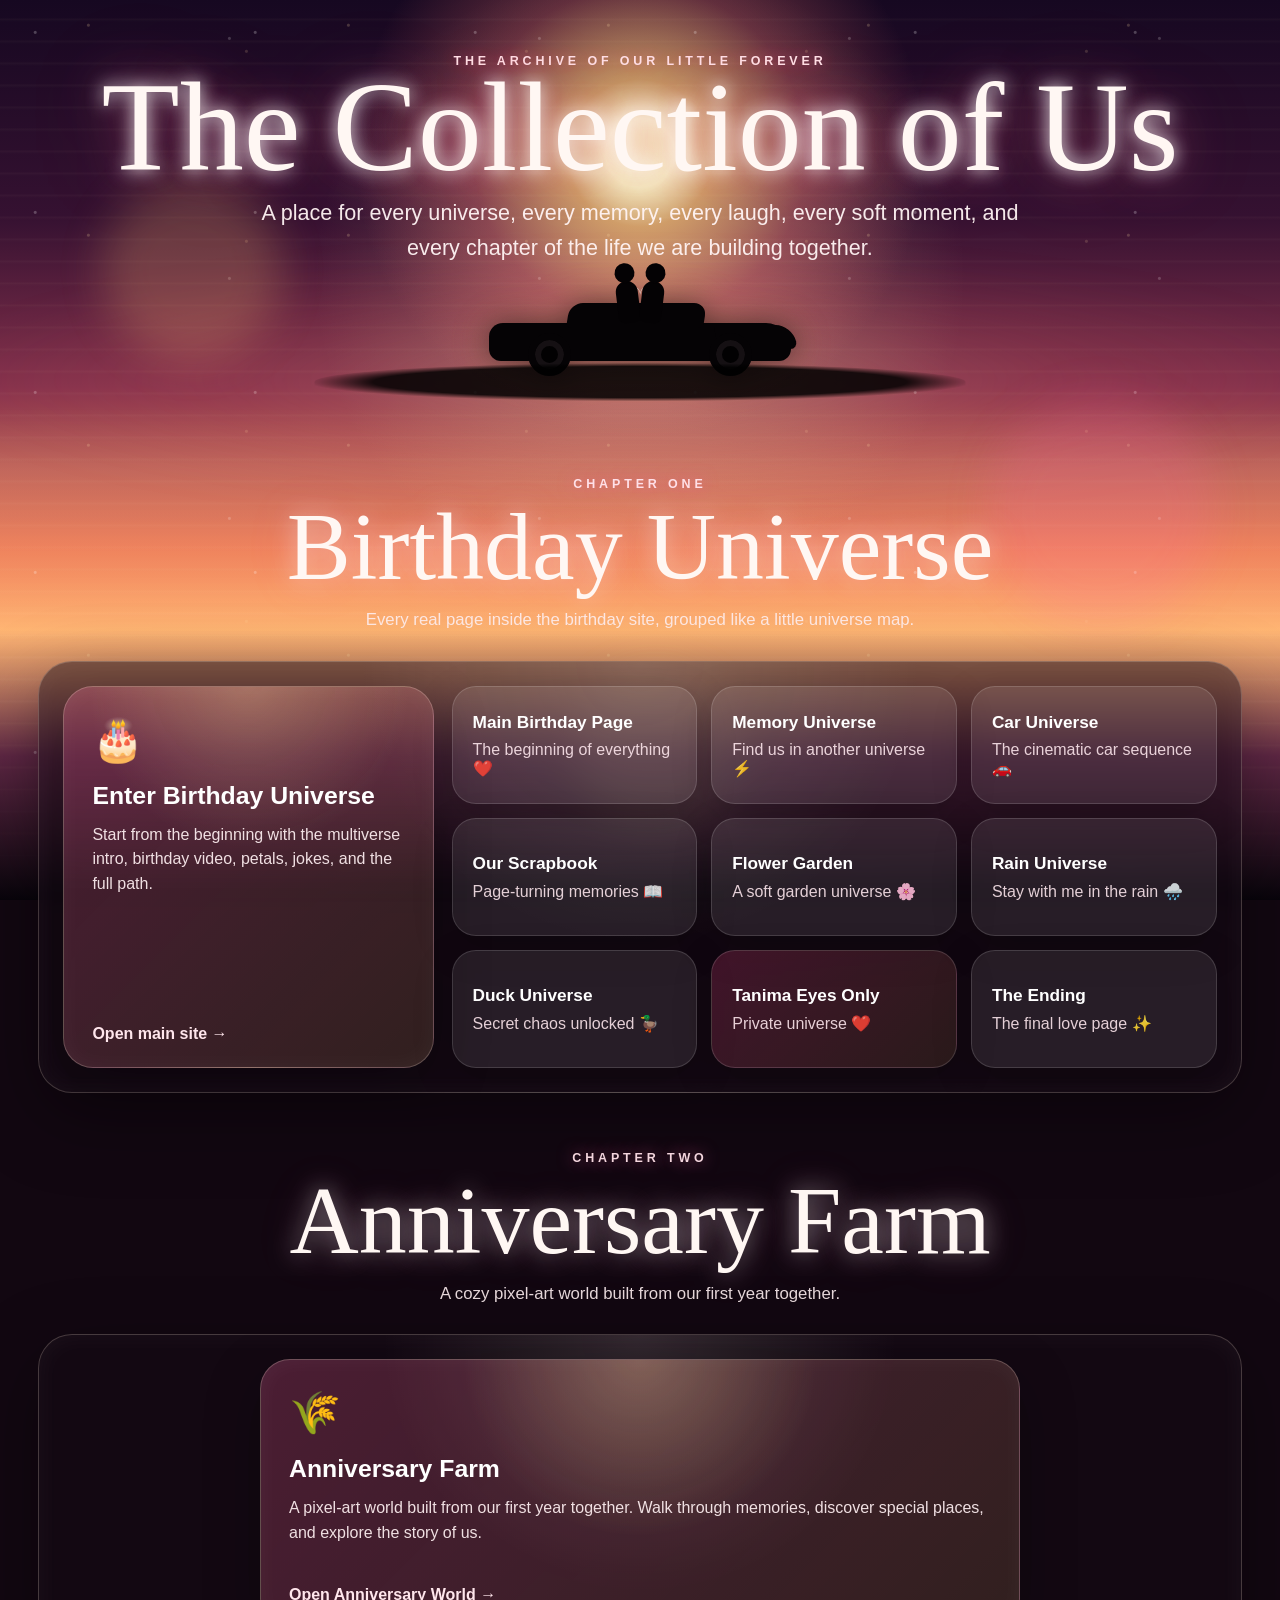
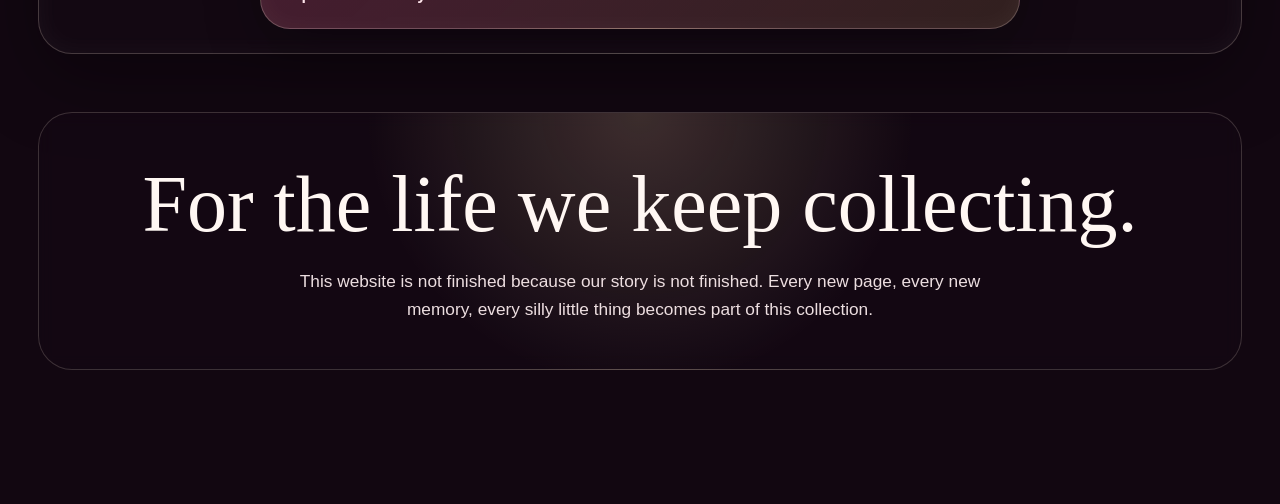
<file: index.html>
<!DOCTYPE html>
<html lang="en">
<head>
  <meta charset="UTF-8" />
  <meta name="viewport" content="width=device-width, initial-scale=1.0" />
  <title>The Collection of Us ❤️</title>
  <link rel="stylesheet" href="style.css" />
  <link rel="icon" href="favicon.ico" type="image/x-icon">
  <link rel="icon" type="image/png" sizes="32x32" href="favicon-32.png">
  <link rel="apple-touch-icon" sizes="180x180" href="favicon-180.png">
</head>
<body>
  <div class="sunset-sky" aria-hidden="true"></div>
  <div class="floating-light light-one" aria-hidden="true"></div>
  <div class="floating-light light-two" aria-hidden="true"></div>
  <div class="floating-light light-three" aria-hidden="true"></div>

  <main class="collection-page">
    <section class="hero">
      <p class="kicker">The archive of our little forever</p>
      <h1>The Collection of Us</h1>
      <p class="hero-text">
        A place for every universe, every memory, every laugh, every soft moment,
        and every chapter of the life we are building together.
      </p>

      <div class="compact-jeep-scene" aria-hidden="true">
        <div class="jeep-heart">♡</div>
        <div class="mini-couple">
          <span class="mini-person left"></span>
          <span class="mini-person right"></span>
        </div>
        <div class="mini-jeep">
          <span class="mini-body"></span>
          <span class="mini-top"></span>
          <span class="mini-hood"></span>
          <span class="mini-wheel w1"></span>
          <span class="mini-wheel w2"></span>
        </div>
        <div class="mini-hill"></div>
      </div>
</section>

    <section id="collection" class="collection-section">
      <div class="section-heading">
        <p>chapter one</p>
        <h2>Birthday Universe</h2>
        <span>Every real page inside the birthday site, grouped like a little universe map.</span>
      </div>

      <div class="section-card birthday-world">
        <a class="feature-card" href="https://ashtonfarmer.github.io/AmarMishti/">
          <span class="icon">🎂</span>
          <h3>Enter Birthday Universe</h3>
          <p>Start from the beginning with the multiverse intro, birthday video, petals, jokes, and the full path.</p>
          <b>Open main site →</b>
        </a>

        <div class="sub-grid">
          <a href="https://ashtonfarmer.github.io/AmarMishti/" class="sub-card">
            <strong>Main Birthday Page</strong>
            <span>The beginning of everything ❤️</span>
          </a>

          <a href="https://ashtonfarmer.github.io/AmarMishti/memory.html" class="sub-card">
            <strong>Memory Universe</strong>
            <span>Find us in another universe ⚡</span>
          </a>

          <a href="https://ashtonfarmer.github.io/AmarMishti/car-sequence.html" class="sub-card">
            <strong>Car Universe</strong>
            <span>The cinematic car sequence 🚗</span>
          </a>

          <a href="https://ashtonfarmer.github.io/AmarMishti/scrapbook.html" class="sub-card">
            <strong>Our Scrapbook</strong>
            <span>Page-turning memories 📖</span>
          </a>

          <a href="https://ashtonfarmer.github.io/AmarMishti/flower-garden.html" class="sub-card">
            <strong>Flower Garden</strong>
            <span>A soft garden universe 🌸</span>
          </a>

          <a href="https://ashtonfarmer.github.io/AmarMishti/rain-universe.html" class="sub-card">
            <strong>Rain Universe</strong>
            <span>Stay with me in the rain 🌧️</span>
          </a>

          <a href="https://ashtonfarmer.github.io/AmarMishti/duck-game.html" class="sub-card">
            <strong>Duck Universe</strong>
            <span>Secret chaos unlocked 🦆</span>
          </a>

          <a href="https://ashtonfarmer.github.io/AmarMishti/tanima-eyes-only.html" class="sub-card private-card">
            <strong>Tanima Eyes Only</strong>
            <span>Private universe ❤️</span>
          </a>

          <a href="https://ashtonfarmer.github.io/AmarMishti/ending.html" class="sub-card">
            <strong>The Ending</strong>
            <span>The final love page ✨</span>
          </a>
        </div>
      </div>
    </section>

    <section class="collection-section">
      <div class="section-heading">
        <p>chapter two</p>
        <h2>Anniversary Farm</h2>
        <span>A cozy pixel-art world built from our first year together.</span>
      </div>

      <div class="section-card year-card single-year-card">
        <a class="feature-card first-year-only" href="https://ashtonfarmer.github.io/OneYearAnniversary/">
          <span class="icon">🌾</span>
          <h3>Anniversary Farm</h3>
          <p>
            A pixel-art world built from our first year together.
            Walk through memories, discover special places,
            and explore the story of us.
          </p>
          <b>Open Anniversary World →</b>
        </a>
      </div>
    </section>

    <section class="final-note">
      <h2>For the life we keep collecting.</h2>
      <p>
        This website is not finished because our story is not finished.
        Every new page, every new memory, every silly little thing becomes part of this collection.
      </p>
    </section>
  </main>

  <script src="script.js"></script>
</body>
</html>
</file>
<file: style.css>
*{box-sizing:border-box}
html{scroll-behavior:smooth}
body{
  margin:0;
  min-height:100vh;
  color:#fff7f3;
  font-family:-apple-system,BlinkMacSystemFont,"Segoe UI",Arial,sans-serif;
  background:#120711;
  overflow-x:hidden;
}
.sunset-sky{
  position:fixed;
  inset:0;
  z-index:0;
  pointer-events:none;
  background:
    radial-gradient(circle at 50% 24%, rgba(255,238,186,.46), transparent 16%),
    radial-gradient(circle at 50% 36%, rgba(255,151,100,.34), transparent 30%),
    radial-gradient(circle at 18% 82%, rgba(255,88,148,.28), transparent 34%),
    radial-gradient(circle at 85% 76%, rgba(132,119,255,.22), transparent 34%),
    linear-gradient(180deg,#30112b 0%,#7b3542 35%,#ef8d5f 58%,#4a1836 82%,#08040b 100%);
}
.sunset-sky:after{
  content:"";
  position:absolute;
  inset:0;
  background:
    radial-gradient(circle,rgba(255,255,255,.82) 1px,transparent 1.8px),
    radial-gradient(circle,rgba(255,222,156,.70) 1px,transparent 2px);
  background-size:84px 84px,145px 145px;
  opacity:.28;
  animation:starDrift 42s linear infinite;
}
@keyframes starDrift{from{transform:translateY(0)}to{transform:translateY(-180px)}}
.floating-light{
  position:fixed;
  z-index:1;
  pointer-events:none;
  border-radius:999px;
  filter:blur(22px);
  opacity:.55;
  animation:floatGlow 9s ease-in-out infinite;
}
.light-one{width:180px;height:180px;left:8vw;top:20vh;background:rgba(255,185,116,.42)}
.light-two{width:230px;height:230px;right:5vw;top:44vh;background:rgba(255,104,165,.30);animation-delay:-3s}
.light-three{width:160px;height:160px;left:45vw;bottom:8vh;background:rgba(255,228,165,.24);animation-delay:-6s}
@keyframes floatGlow{0%,100%{transform:translateY(0) scale(1)}50%{transform:translateY(-28px) scale(1.08)}}
.collection-page{position:relative;z-index:2;width:min(1240px,94vw);margin:0 auto;padding:42px 0 76px}
.hero{min-height:92vh;display:grid;place-items:center;align-content:center;text-align:center;padding:42px 0}
.kicker,.section-heading p{
  margin:0 0 12px;color:#ffe0e8;text-transform:uppercase;letter-spacing:.31em;font-size:.78rem;font-weight:900;text-shadow:0 0 16px rgba(255,110,170,.65)
}
.hero h1{
  margin:0;font-family:"Brush Script MT","Segoe Script",cursive;font-size:clamp(4rem,12vw,9rem);font-weight:400;line-height:.86;
  text-shadow:0 0 18px rgba(255,255,255,.95),0 0 48px rgba(255,102,165,.56),0 0 100px rgba(255,198,109,.25)
}
.hero-text{max-width:760px;margin:26px auto 28px;color:#fff4f4;font-size:clamp(1.05rem,2.4vw,1.35rem);line-height:1.6;opacity:.95}
.main-enter{
  display:inline-block;padding:16px 28px;border-radius:999px;color:white;text-decoration:none;font-weight:900;border:1px solid rgba(255,235,220,.78);
  background:linear-gradient(135deg,rgba(255,88,150,.62),rgba(255,183,98,.30));
  box-shadow:0 0 26px rgba(255,108,170,.50),0 0 56px rgba(255,187,102,.22),inset 0 0 14px rgba(255,255,255,.12)
}
.collection-section,.final-note{margin:58px 0}
.section-heading{text-align:center;margin-bottom:28px}
.section-heading h2{
  margin:0;font-family:"Brush Script MT","Segoe Script",cursive;font-size:clamp(3rem,8vw,6rem);font-weight:400;line-height:.92;
  text-shadow:0 0 24px rgba(255,255,255,.52),0 0 48px rgba(255,115,170,.22)
}
.section-heading span{display:block;margin:16px auto 0;max-width:760px;color:#fff0f2;font-size:1.05rem;line-height:1.5;opacity:.9}
.section-card{
  padding:24px;border-radius:34px;background:radial-gradient(circle at top,rgba(255,247,230,.13),transparent 38%),rgba(22,11,22,.48);
  border:1px solid rgba(255,236,220,.22);box-shadow:0 24px 75px rgba(0,0,0,.34),inset 0 0 28px rgba(255,255,255,.045);backdrop-filter:blur(9px)
}
.birthday-world,.year-card{display:grid;grid-template-columns:minmax(260px,.75fr) 1.55fr;gap:18px;align-items:stretch}
.feature-card{
  position:relative;min-height:310px;padding:28px;border-radius:30px;color:white;text-decoration:none;overflow:hidden;
  background:radial-gradient(circle at 50% 0%,rgba(255,225,155,.25),transparent 38%),linear-gradient(135deg,rgba(255,100,160,.24),rgba(255,190,120,.13));
  border:1px solid rgba(255,235,220,.24);box-shadow:0 18px 55px rgba(0,0,0,.30), inset 0 0 24px rgba(255,255,255,.045);transition:transform .32s ease, box-shadow .32s ease
}
.feature-card:hover{transform:translateY(-7px) scale(1.01);box-shadow:0 26px 75px rgba(0,0,0,.42),0 0 34px rgba(255,130,170,.25),inset 0 0 26px rgba(255,255,255,.06)}
.locked{opacity:.82}
.icon{display:block;font-size:2.6rem;margin-bottom:18px}
.feature-card h3{margin:0 0 13px;font-size:1.55rem}
.feature-card p{margin:0;color:#fff0f2;line-height:1.55;opacity:.92}
.feature-card b{position:absolute;left:28px;bottom:24px;color:#ffe6ec}
.sub-grid{display:grid;grid-template-columns:repeat(3,1fr);gap:14px}
.sub-card{
  display:flex;flex-direction:column;justify-content:center;gap:8px;min-height:118px;padding:20px;border-radius:24px;color:white;text-decoration:none;
  background:rgba(255,255,255,.085);border:1px solid rgba(255,255,255,.145);box-shadow:0 12px 38px rgba(0,0,0,.22);transition:transform .26s ease, background .26s ease, border-color .26s ease
}
.sub-card:hover{transform:translateY(-5px);background:rgba(255,255,255,.13);border-color:rgba(255,230,220,.36)}
.sub-card strong{font-size:1.08rem}
.sub-card span{color:#ffe9ef;opacity:.88}
.private-card{background:linear-gradient(135deg,rgba(255,75,140,.20),rgba(255,185,110,.10))}
.locked-small{opacity:.74}
.final-note{text-align:center;padding:46px 24px;border-radius:34px;background:radial-gradient(circle at top,rgba(255,224,172,.18),transparent 42%),rgba(22,11,22,.44);border:1px solid rgba(255,235,220,.18);backdrop-filter:blur(8px)}
.final-note h2{margin:0;font-family:"Brush Script MT","Segoe Script",cursive;font-size:clamp(2.6rem,7vw,5rem);font-weight:400}
.final-note p{max-width:720px;margin:18px auto 0;color:#fff0f2;line-height:1.6;font-size:1.08rem;opacity:.92}
@media(max-width:1050px){.birthday-world,.year-card{grid-template-columns:1fr}.sub-grid{grid-template-columns:repeat(2,1fr)}}
@media(max-width:620px){.collection-page{width:min(94vw,520px);padding-top:26px}.hero{min-height:88vh}.section-card{padding:16px}.sub-grid{grid-template-columns:1fr}.feature-card{min-height:250px}}


/* Compact sunset title merge — no giant open space */
.sunset-sky{
  position:fixed;
  inset:0;
  z-index:0;
  pointer-events:none;
  background:
    radial-gradient(circle at 50% 17%, rgba(255,248,200,.92) 0 3.5%, rgba(255,199,118,.68) 7.5%, rgba(255,120,115,.30) 17%, transparent 29%),
    radial-gradient(ellipse at 50% 31%, rgba(255,222,164,.32), transparent 36%),
    linear-gradient(180deg,#160821 0%,#351131 24%,#85314c 43%,#ee805b 61%,#ffb774 70%,#5e2744 84%,#08040b 100%) !important;
}

.sunset-sky:before{
  content:"";
  position:absolute;
  inset:0;
  background:
    repeating-linear-gradient(180deg, transparent 0 18px, rgba(255,235,190,.05) 19px, transparent 22px),
    linear-gradient(180deg, transparent 0 45%, rgba(255,221,160,.16) 52%, rgba(255,142,105,.10) 64%, transparent 78%);
  opacity:.7;
  mask-image:linear-gradient(180deg, black 0%, black 78%, transparent 100%);
}

.sunset-sky:after{
  content:"";
  position:absolute;
  inset:0;
  background:
    radial-gradient(circle at 16% 18%,rgba(255,255,255,.78) 1px,transparent 2px),
    radial-gradient(circle at 34% 12%,rgba(255,226,168,.68) 1px,transparent 2px),
    radial-gradient(circle at 74% 16%,rgba(255,255,255,.62) 1px,transparent 2px),
    radial-gradient(circle at 88% 27%,rgba(255,218,158,.55) 1px,transparent 2px);
  background-size:220px 180px,260px 210px,310px 240px,280px 190px;
  opacity:.30;
  animation:starDrift 48s linear infinite;
}

body:before{
  content:"";
  position:fixed;
  left:50%;
  top:250px;
  width:112vw;
  height:260px;
  transform:translateX(-50%);
  z-index:1;
  pointer-events:none;
  background:radial-gradient(ellipse at center, rgba(255,215,154,.22), rgba(255,126,106,.09) 42%, transparent 72%);
  filter:blur(16px);
}

.collection-page{
  padding-top:0 !important;
}

.hero{
  min-height:auto !important;
  height:auto !important;
  padding:54px 0 18px !important;
  display:flex !important;
  flex-direction:column !important;
  justify-content:flex-start !important;
  align-items:center !important;
  text-align:center !important;
}

.hero .kicker{
  margin-bottom:4px !important;
}

.hero h1{
  margin:0 !important;
  font-size:clamp(3.8rem,10vw,8.1rem) !important;
  transform:none !important;
}

.hero-text{
  margin:14px auto 0 !important;
  max-width:760px !important;
}

.collection-section:first-of-type{
  margin-top:18px !important;
}

.compact-jeep-scene{
  position:relative;
  width:min(620px,88vw);
  height:118px;
  margin:18px auto 0;
  z-index:3;
  pointer-events:none;
}

.mini-hill{
  position:absolute;
  left:50%;
  bottom:0;
  width:105%;
  height:38px;
  transform:translateX(-50%);
  background:radial-gradient(ellipse at center, rgba(0,0,0,.86) 0 58%, transparent 72%);
  border-radius:50% 50% 0 0;
}

.mini-jeep{
  position:absolute;
  left:50%;
  bottom:22px;
  width:min(360px,76vw);
  height:82px;
  transform:translateX(-50%);
  filter:drop-shadow(0 0 15px rgba(0,0,0,.55)) drop-shadow(0 0 18px rgba(255,190,110,.12));
}

.mini-body{
  position:absolute;
  left:8%;
  bottom:18px;
  width:84%;
  height:38px;
  border-radius:14px 25px 12px 12px;
  background:#050305;
}

.mini-top{
  position:absolute;
  left:30%;
  bottom:51px;
  width:38%;
  height:25px;
  border-radius:13px 13px 5px 5px;
  background:#050305;
  transform:skewX(-9deg);
}

.mini-hood{
  position:absolute;
  right:7%;
  bottom:30px;
  width:22%;
  height:24px;
  border-radius:8px 22px 10px 8px;
  background:#050305;
  transform:skewX(14deg);
}

.mini-wheel{
  position:absolute;
  bottom:3px;
  width:43px;
  height:43px;
  border-radius:50%;
  background:#020102;
  border:7px solid #050305;
  box-shadow:inset 0 0 0 6px #151013;
}

.w1{left:19%}
.w2{right:19%}

.mini-couple{
  position:absolute;
  left:50%;
  bottom:78px;
  width:90px;
  height:55px;
  transform:translateX(-50%);
  z-index:4;
}

.mini-person{
  position:absolute;
  bottom:0;
  width:22px;
  height:42px;
  background:#040204;
  border-radius:12px 12px 7px 7px;
}

.mini-person:before{
  content:"";
  position:absolute;
  left:50%;
  top:-18px;
  width:20px;
  height:20px;
  transform:translateX(-50%);
  border-radius:50%;
  background:#040204;
}

.mini-person.left{
  left:22px;
  transform:rotate(-7deg);
}

.mini-person.right{
  right:22px;
  transform:rotate(7deg);
}

.jeep-heart{
  position:absolute;
  left:50%;
  top:0;
  transform:translateX(-50%);
  font-size:1.55rem;
  color:rgba(255,240,236,.92);
  text-shadow:0 0 14px rgba(255,115,170,.75),0 0 30px rgba(255,185,115,.30);
  animation:heartFloat 3.4s ease-in-out infinite;
}

@keyframes heartFloat{
  0%,100%{transform:translateX(-50%) translateY(0) scale(1)}
  50%{transform:translateX(-50%) translateY(-7px) scale(1.08)}
}

.single-year-card{
  display:flex !important;
  justify-content:center;
  align-items:stretch;
}

.first-year-only{
  width:min(720px,100%);
  min-height:250px;
}

@media(max-width:620px){
  .hero{
    padding:36px 0 14px !important;
  }

  .hero h1{
    font-size:clamp(3.2rem,15vw,5.2rem) !important;
  }

  .compact-jeep-scene{
    height:104px;
    margin-top:14px;
  }

  .mini-jeep{
    transform:translateX(-50%) scale(.82);
    bottom:16px;
  }

  .mini-couple{
    transform:translateX(-50%) scale(.80);
    bottom:66px;
  }

  .collection-section:first-of-type{
    margin-top:8px !important;
  }
}


/* Anniversary Farm final replacement */
.single-year-card{
  display:flex !important;
  justify-content:center !important;
  align-items:stretch !important;
}

.first-year-only{
  width:min(760px,100%) !important;
  min-height:270px !important;
  display:block;
}

.first-year-only b{
  position:absolute;
  left:28px;
  bottom:24px;
  color:#ffe6ec;
}

@media(max-width:620px){
  .first-year-only{
    min-height:245px !important;
  }
}
</file>
